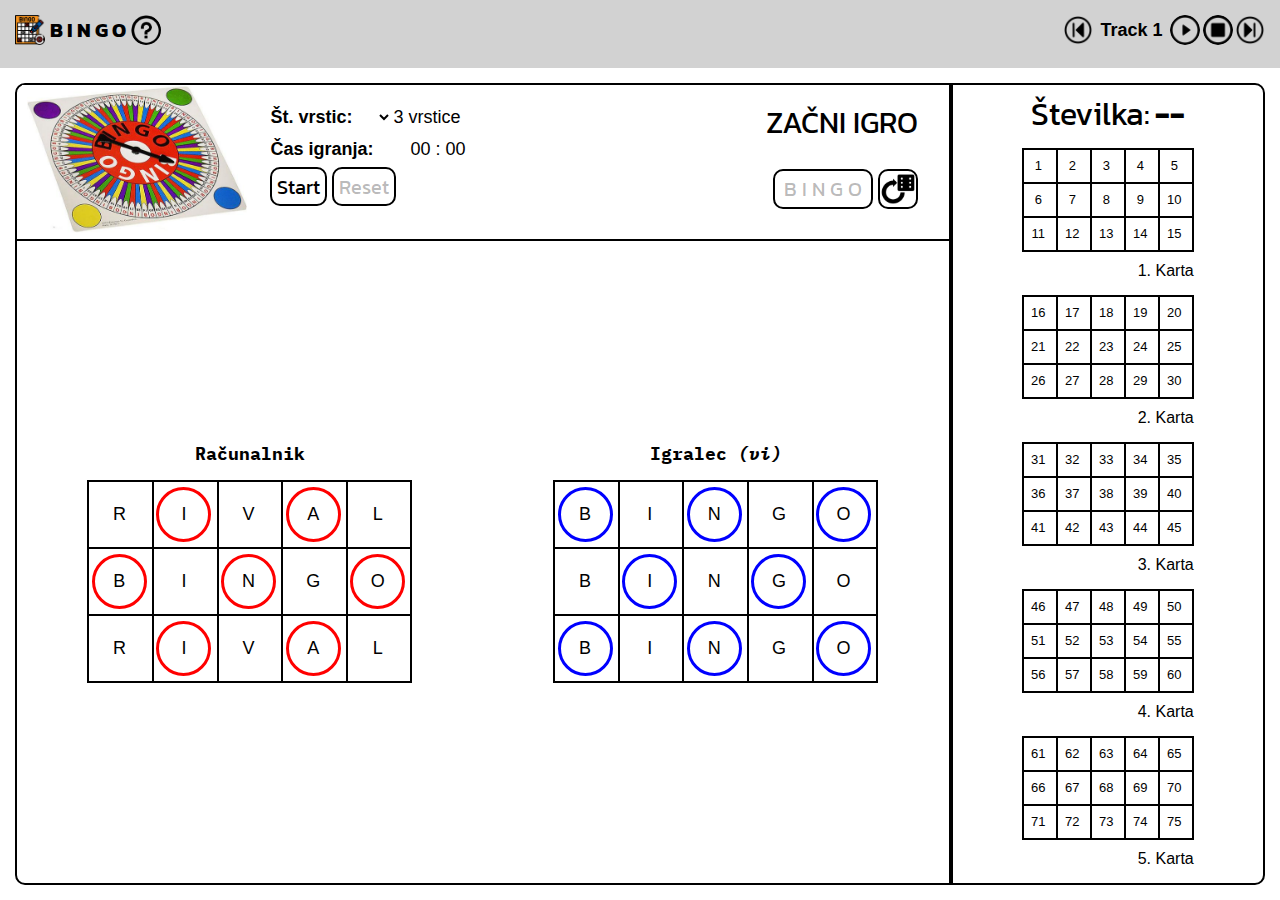
<file: Bingo JS/index.html>
<!DOCTYPE html>
<html lang="en">

<head>
    <meta charset="UTF-8">
    <meta name="viewport" content="width=device-width, initial-scale=1.0">
    <title>Tombola</title>
    <link rel="stylesheet" type="text/css" href="stylesheets/stylesheet.css">
    <link rel="stylesheet" type="text/css" href="stylesheets/left.css">
    <link rel="stylesheet" type="text/css" href="stylesheets/right.css">
</head>

<body>

    <!--NAV-->
    <div class="top">
        <div class="topLeft">
            <div>
                <img src="files/bingo_icon.png" class="bingoImg">
            </div>
            <div>
                B I N G O 
            </div>
            <div>
                <button class="helpBtn" onclick="navodilaToggle()"></button>
            </div>
        </div>
        <div class="topRight">
            <div class="musicWrap">
                <div class="musicBackWrap" id="backWrap">
                    <button class="MusicBtnBack MusicBtn" onclick="songBack()"></button>
                </div>

                <div class="musicTitleWrap" id="musicTitle">
                    Track 1
                </div>

                <div class="musicPlayWrap" id="playWrap">
                    <button class="MusicPlayBtn MusicBtn" onclick="songPlay()"></button>
                </div>

                <div class="musicStopWrap" id="stopWrap">
                    <button class="MusicStopBtn MusicBtn" onclick="songStop()"></button>
                </div>

                <div class="musicNextWrap" id="fwdWrap">
                    <button class="MusicBtnFwd MusicBtn" onclick="songForward()"></button>
                </div>

                <div class="audioWrap">
                    <audio class="audioPlayer" id="audio1" src="files/BEAT2.mp3"></audio>
                    <audio class="audioPlayer" id="audio2" src="files/BEAT1.mp3"></audio>
                </div>
            </div>
        </div>
    </div>
    <!--NAV-->

    <!--CONTENT-->
    <div class="main">

        <div class="mainInner">
            <!--STATS, PLAYING FIELD-->
            <div class="left">
                
                <!--STATS-->
                <div class="statsWrap">
                    <div class="WheelIconWrap">
                        <img src="files/wheel_icon.png" class="WheelIconImg">
                    </div>
                    
                    <div class="statsRight">
                        <table class="statsTable">
                            <tr class="statsRow">
                                <td><b>Št. vrstic:</b></td>
                                <td style="text-align: right;">
                                    <select class="rowSelection" id="numRows" oninput="generirajKarte()">
                                        <option value="3">3 vrstice</option>
                                        <option value="4">4 vrstice</option>
                                        <option value="5">5 vrstic</option>
                                    </select>
                                </td>
                            </tr>

                            <tr class="statsRow">
                                <td><b>Čas igranja:</b></td>
                                <td style="text-align: right;">
                                    <span id="timerOutput">00 : 00</span>
                                </td>
                            </tr>

                            <tr class="statsRow">
                                <td colspan="2">
                                    <button class="startBtn gameBtn" id="startBtn" onclick="startGame()">Start</button> 
                                    <button class="stopBtn gameBtn" id="resetBtn" onclick="resetGame()">Reset</button>
                                </td>
                            </tr>
                        </table>
                    </div>

                    <div class="statsDisplayWrap">
                        <div class="gameStatusDisplay">
                            <span id="gameStatus">ZAČNI IGRO</span>
                        </div>
                        <div class="gameFlowBtnWrap">
                            <div class="bingoWrap">
                                <button class="bingoBtn" id="bingoBtn" onclick="preveriZmago()" disabled>B I N G O</button>
                            </div>
                            <div class="rerollWrap">
                                <button class="rerollBtn" id="rerollBtn" onclick="naslednjaStevilka()" disabled></button>
                            </div>
                            
                        </div>
                    </div>
                </div>
                <!--STATS-->

                <!--PLAYING FIELD-->
                <div class="playWrap">
                    <div class="playInner" id="playingField">
                        <div class="leftPlayWrap">
                            <div class="leftTitle">
                                <div id="computerLoading">
                                    <img src="files/loading.gif" class="loadingImg">
                                </div>
                                <div class="playTitleText">
                                    Računalnik 
                                </div>
                            </div>

                            <div class="computerCardWrap">
                                <table class="computerCard" id="computerCard">
                                    <!--
                                    <tr class="playRow">
                                        <td class="playNum"><button class="computerNumInner ">R</button></td>
                                        <td class="playNum"><button class="computerNumInner computerCircle">I</button></td>
                                        <td class="playNum"><button class="computerNumInner ">V</button></td>
                                        <td class="playNum"><button class="computerNumInner computerCircle">A</button></td>
                                        <td class="playNum"><button class="computerNumInner ">L</button></td>
                                    </tr>
                                    -->
                                </table>
                            </div>
                        </div>

                        <div class="rightPlayWrap">
                            <div class="rightTitle">
                                <div id="playerLoading">
                                    <img src="files/loading.gif" class="loadingImg">
                                </div>
                                <div class="playTitleText">
                                    Igralec <i>(vi)</i>
                                </div>
                                
                            </div>
                            <div class="playerCardWrap">
                                <table class="playerCard" id="playerCard">
                                    <!--
                                    <tr class="playRow">
                                        <td class="playNum"><button class="playNumInner playerCircle">B</button></td>
                                        <td class="playNum"><button class="playNumInner ">I</button></td>
                                        <td class="playNum"><button class="playNumInner playerCircle">N</button></td>
                                        <td class="playNum"><button class="playNumInner ">G</button></td>
                                        <td class="playNum"><button class="playNumInner playerCircle">O</button></td>
                                    </tr>
                                    --> 
                                </table>
                            </div>
                        </div>
                    </div>

                    <!--NAVODILA-->
                    <div class="helpWrap" id="help">
                        <div class="helpInner">
                            <h1 class="helpTitle">Navodila</h1>
                            
                            <br>

                            <p class="helpText">
                                Najprej novo igro požene igralec s klikom na gumb "Start".<br>
                                Igralec si nato izbere eno izmed igralnih kart na desni strani ekrana, računalnik pa zatem naključno izbere eno od preostalih kart.<br/>
                                Potem se izžreba naključno število od 1 do 75 (oz. 80, če igrate na način s 4 vrsticami)<br>
                                Če se izžrebana številka pojavi na vaši karti, jo označite.<br> 
                                Nepravilne označitve (goljufanje) <b>NISO DOVOLJENJE</b>.<br>
                                Če se pa izžrebana številka ne pojavi na vaši karti, ponovno izžrebajte (zraven BINGO tipke)<br> 
                                Ko imate označeno celo vrsto, stolpec ali pa diagonalo, pritisnite 'B I N G O' tipko - <b>zmaga</b>.<br> 
                                Predčasen pritisk na bingo <b>NI DOVOLJEN</b>.<br>
                                Če računalnik prvi dobi celo vrsto, vrstico ali diagonalo, bo takoj poklical BINGO - <b>zguba</b>.<br>
                                Za predčasen konec igre lahko pritisnete "Reset" tipko.<br>
                                <br>
                                <b>SREČNO!!!</b><br>
                                Mark Sadnik, R4B
                            </p> 
                        
                        </div>
                    </div>
                    <!--NAVODILA-->
                </div>
                <!--PLAYING FIELD-->

            </div>
            <!--STATS, PLAYING FIELD-->

            <!--SELECTION, NUMBER DISPLAY-->
            <div class="right">
                <div class="numberTitleWrap">
                    Številka: <span id="selectedNumber">--</span>
                </div>

                <div class="allCardsWrap" id="generateCardOutput">

                    <div class="card" onclick="izberiKarto(1)">
                        <table class="cardTable">
                            <!--
                            <tr class="cardRow">
                                <td class="cardNum"><span class="cardNumInner generatedSelect">12</span></td>
                                <td class="cardNum"><span class="cardNumInner generatedSelect">1</span></td>
                                <td class="cardNum"><span class="cardNumInner">1</span></td>
                                <td class="cardNum"><span class="cardNumInner">1</span></td>
                                <td class="cardNum"><span class="cardNumInner">1</span></td>
                            </tr>
                            -->
                        </table>
                        <div class="cardName">
                            <span id="generatedCardOrder">1</span>. Karta
                        </div>
                    </div>

                </div>
            </div>
            <!--SELECTION, NUMBER DISPLAY-->
        </div>
        
    </div>
    <!--CONTENT-->
</body>

<script src="scripts/script.js"></script>
<script src="scripts/music.js"></script>
<script>
    generirajKarte();
</script>

</html>
</file>
<file: Bingo JS/stylesheets/stylesheet.css>
@import url('https://fonts.googleapis.com/css2?family=Kanit:ital,wght@0,100;0,200;0,300;0,400;0,500;0,600;0,700;0,800;0,900;1,100;1,200;1,300;1,400;1,500;1,600;1,700;1,800;1,900&display=swap');
@import url('https://fonts.googleapis.com/css2?family=IBM+Plex+Mono:ital,wght@0,100;0,200;0,300;0,400;0,500;0,600;0,700;1,100;1,200;1,300;1,400;1,500;1,600;1,700&display=swap');

body{
    padding: 0;
    margin: 0;
    width: 100%;
    display: flex;
    flex-direction: column;
    overflow-x: hidden;
    /*overflow-y: hidden;*/
}

/*------------------TOP------------------*/

.top{
    /*display: grid;
    grid-template-columns: auto auto;*/
    display: flex;
    flex-direction: row;
    font-family: sans-serif;
    padding: 15px;
    background-color: rgb(210, 210, 210);
}

.topLeft{
    display: flex;
    flex-direction: row;
    flex: 50%;
    text-align: left;
    justify-content: left;
    font-size: 20px;
    font-family: 'Kanit', sans-serif;
    font-weight: bold;
}

.topLeft > div{
    margin-right: 5px;
}

.bingoImg{
    width: 30px;
    height: 30px;
}

.topRight{
    flex: 50%;
    text-align: right;
    justify-content: right;
}

.musicWrap{
    justify-content: right;
    display: flex;
    flex-direction: row;
}

.musicWrap > div{
    margin-left: 2.5px;
} 

.MusicBtn{
    width: 30px;
    height: 30px;
    border: none;
    background-color: transparent;
    border-radius: 30px;
}

.MusicBtn:hover{
    background-color: rgb(190, 190, 190);
}

.MusicBtnBack{
    background-image: url("../files/back_btn.png");
    background-size: cover;
}

.musicTitleWrap{
    font-weight: bold;
    font-size: 18px;
    padding: 5px;
}

.MusicBtnFwd{
    background-image: url("../files/skip_icon.png");
    background-size: cover;
}

.MusicPlayBtn{
    background-image: url("../files/play_icon.png");
    background-size: cover;
}

.MusicStopBtn{
    background-image: url("../files/stop_icon.png");
    background-size: cover;
}

.helpBtn{
    width: 30px;
    height: 30px;
    background-color: transparent;
    border-radius: 30px;
    border: 0;
    background-image: url("../files/help_icon.png");
    background-size: cover;
    /*margin-top: 5px;*/
}

.helpBtn:hover{
    background-color: rgb(190, 190, 190);
}

/*AUDIO*/

.audioWrap{
    display: none;
}

/*AUDIO*/

/*------------------TOP------------------*/

/*------------------CONTENT--------------*/

.main{
    display: flex;
    width: 100%;
    justify-content: center;
    padding: 0;
    margin: 0;
    font-family: sans-serif;
}

.mainInner{
    margin-top: 15px;
    display: flex;
    flex-direction: row;
    width: 80%;
    width: 1250px;
    border-radius: 10px;
    /*padding: 15px;*/
}

.left{
    display: flex;
    flex-direction: column;
    height: 100%;
    flex: 75%;
    border-radius: 10px;
    border-top-right-radius: 0;
    border-bottom-right-radius: 0;
    border: 2px solid black;
    height: auto;
}

.right{
    flex: 25%;
    border-radius: 10px;
    border-top-left-radius: 0;
    border-bottom-left-radius: 0;
    border: 2px solid black;
}

/*------------------CONTENT--------------*/
</file>
<file: Bingo JS/stylesheets/left.css>
/*---------LEFT--------*/

/*STATS*/

.statsWrap{
    display: flex;
    flex-direction: row;
    border-bottom: 2px solid black;
    /*height: 150px;*/
}

.statsRight{
    display: flex;
    flex-direction: column;
    padding: 15px;
}

.WheelIconImg{
    margin-left: 5px;
    height: 150px;
}

.statsTable{
    font-family: sans-serif;
    font-size: 18px;
}

.statsRow{
    height: 30px;
}

.rowSelection{
    font-size: 18px;
    border: none;
    font-family: sans-serif;
    direction: rtl;
    outline: none;
    background-color: transparent;
}

.rowSelection option{
    direction: ltr;
}

.rowSelection:hover{
    border-bottom: 1px solid black;
}

.statsDisplayWrap{
    display: grid;
    justify-content: right;
    width: 45%;
    padding: 15px;
    text-align: right;
}

.gameStatusDisplay{
    font-size: 30px;
    font-family: 'Kanit';
}

.gameFlowBtnWrap{
    display: flex;
    flex-direction: row;
    justify-content: right;
    margin-top: 10px;
}

.rerollBtn{
    background-color: transparent;
    width: 40px;
    height: 40px;
    border-radius: 10px;
    background-image: url("../files/reroll_icon.png");
    background-size: cover;
    border: 2px solid black;
}

.rerollWrap{
    margin-left: 5px;
}

.bingoBtn{
    background-color: transparent;
    width: 100px;
    height: 40px;
    font-family: 'Kanit', sans-serif;
    font-size: 20px;
    border-radius: 10px;
    border: 2px solid black;
}

.bingoBtn:hover{
    color: white;
    background-image: url("../files/bingo_pattern.jpg");
    background-size: contain;
}

.rerollBtn:hover{
    background-color: rgb(130, 255, 130);
}

.gameBtn{
    font-size: 18px;
    border-radius: 10px;
    outline: none;
    padding: 2.5px 5px;
    text-align: center;
    font-family: 'Kanit', sans-serif;
    border: 2px solid black;
    background-color: transparent;
    font-size: 20px;
}

.stopBtn:hover{
    color: white;
    background-color: rgb(190, 70, 50);
    border: 1px solid white;
}

.startBtn:hover{
    color: white;
    background-color: rgb(0, 187, 56);
    border: 1px solid white;
}

/*STATS*/

/*PLAY AREA*/

.playWrap{
    display: flex;
    flex-direction: column;
    justify-content: center;
    text-align: center;
    /*padding: 15px;*/
    height: 100%;
    width: 100%;
}

.playInner{
    /*
    display: flex;
    flex-direction: row;
    justify-content: center;
    */
    justify-content: center;
    display: grid;
    grid-template-columns: 50% 50%;
    grid-template-rows: auto;
    width: 100%;
    /*order: 1px solid black;*/
}

.leftPlayWrap, .rightPlayWrap{
    display: flex;
    flex-direction: column;
    text-align: center;
}

.leftTitle, .rightTitle{
    display: flex;
    flex-direction: row;
    justify-content: center;
    text-align: center;
    margin-bottom: 15px;
}

.playTitleText{
    font-family: 'IBM Plex Mono', monospace;
    font-size: 18px;
    font-weight: bold;
}

.loadingImg{
    display: flex;
    width: 18px;
    height: 18px;
    margin: 2.5px;
}

.playerCardWrap, .computerCardWrap{
    display: grid; 
    width: 100%;
    justify-content: center;
    text-align: center;
}

.playerCard, .computerCard{
    border: 1px solid black;
    width: 325px;
    border-spacing: 0;
    /*border-radius: 10px;*/
}

.playRow{
    text-align: center;
    font-size: 18px;
}

.playNum{
    width: 60px;
    height: 60px;
    padding: 2.5px;
    text-align: center;
    border: 1px solid black;
    vertical-align: middle;
}

.playNumInner, .computerNumInner{
    display: block;
    border-radius: 55px;
    width: 55px;
    height: 55px;
    text-align: center;
    line-height: 45px;
    background-color: transparent;
    font-size: 18px;
    outline: none;
    border: 0;
    color: black;
}

.computerNumInner:hover{
    border: 3px solid red;
    background-color: rgb(210, 210, 210);
}

.playNumInner:hover{
    border: 3px solid blue;
    background-color: rgb(210, 210, 210);
}

.playerCircle{
    border: 3px solid blue;
}

.computerCircle{
    border: 3px solid red;
}

#playerLoading, #computerLoading{
    display: none;
}

/*PLAY AREA*/

/*HELP*/

.helpWrap{
    display: none;
    justify-content: center;
    flex-direction: row;
    font-family: 'IBM Plex mono', monospace;
    width: 100%;
    text-align: center;
    text-align: center;
}

.helpInner{
    width: 90%;
}

.helpText{
    font-family: 'Kanit', sans-serif;
    margin: 2.5px;
}

.helpTitle{
    margin: 2.5px;
}

/*HELP*/

/*---------LEFT--------*/
</file>
<file: Bingo JS/stylesheets/right.css>
/*RIGHT*/

.right{
    display: flex;
    flex-direction: column;
    padding-top: 5px;
}

.numberTitleWrap{
    display: flex;
    justify-content: center;
    font-size: 32px;
    font-family: 'Kanit', sans-serif;
    margin-bottom: 10px;
}

#selectedNumber{
    margin-left: 5px;
    font-weight: bold;
}

.allCardsWrap{
    display: grid;
    justify-content: center;
}

.card{
    margin-bottom: 15px;
    width: 100%;
}

.cardRow{
    margin: 0;
    border: 0;
    padding: 0;
    height: 30px;
}

.cardTable{
    margin-bottom: 10px;
    text-align: center;
    width: auto;
    border-spacing: 0;
    border: 1px solid black;
}

.cardTable:hover{
    background-color: rgb(210, 210, 210);
}

.cardName{
    width: 100%;
    text-align: right;
}

.cardNum{
    border: 1px solid black;
    margin: 0;
    width: 30px;
    height: 30px;
    text-align: center;
    vertical-align: middle;
    justify-content: center;
}

.cardNumInner{
    display: block;
    justify-content: center;
    border-radius: 100%;
    font-size: 13px;
    width: 90%;
    height: 90%;
    line-height: 25px;
    text-align: center;
}

.generatedSelect, #generatedSelect{
    border: 2px solid rgb(255, 94, 0);
}

/*RIGHT*/
</file>
